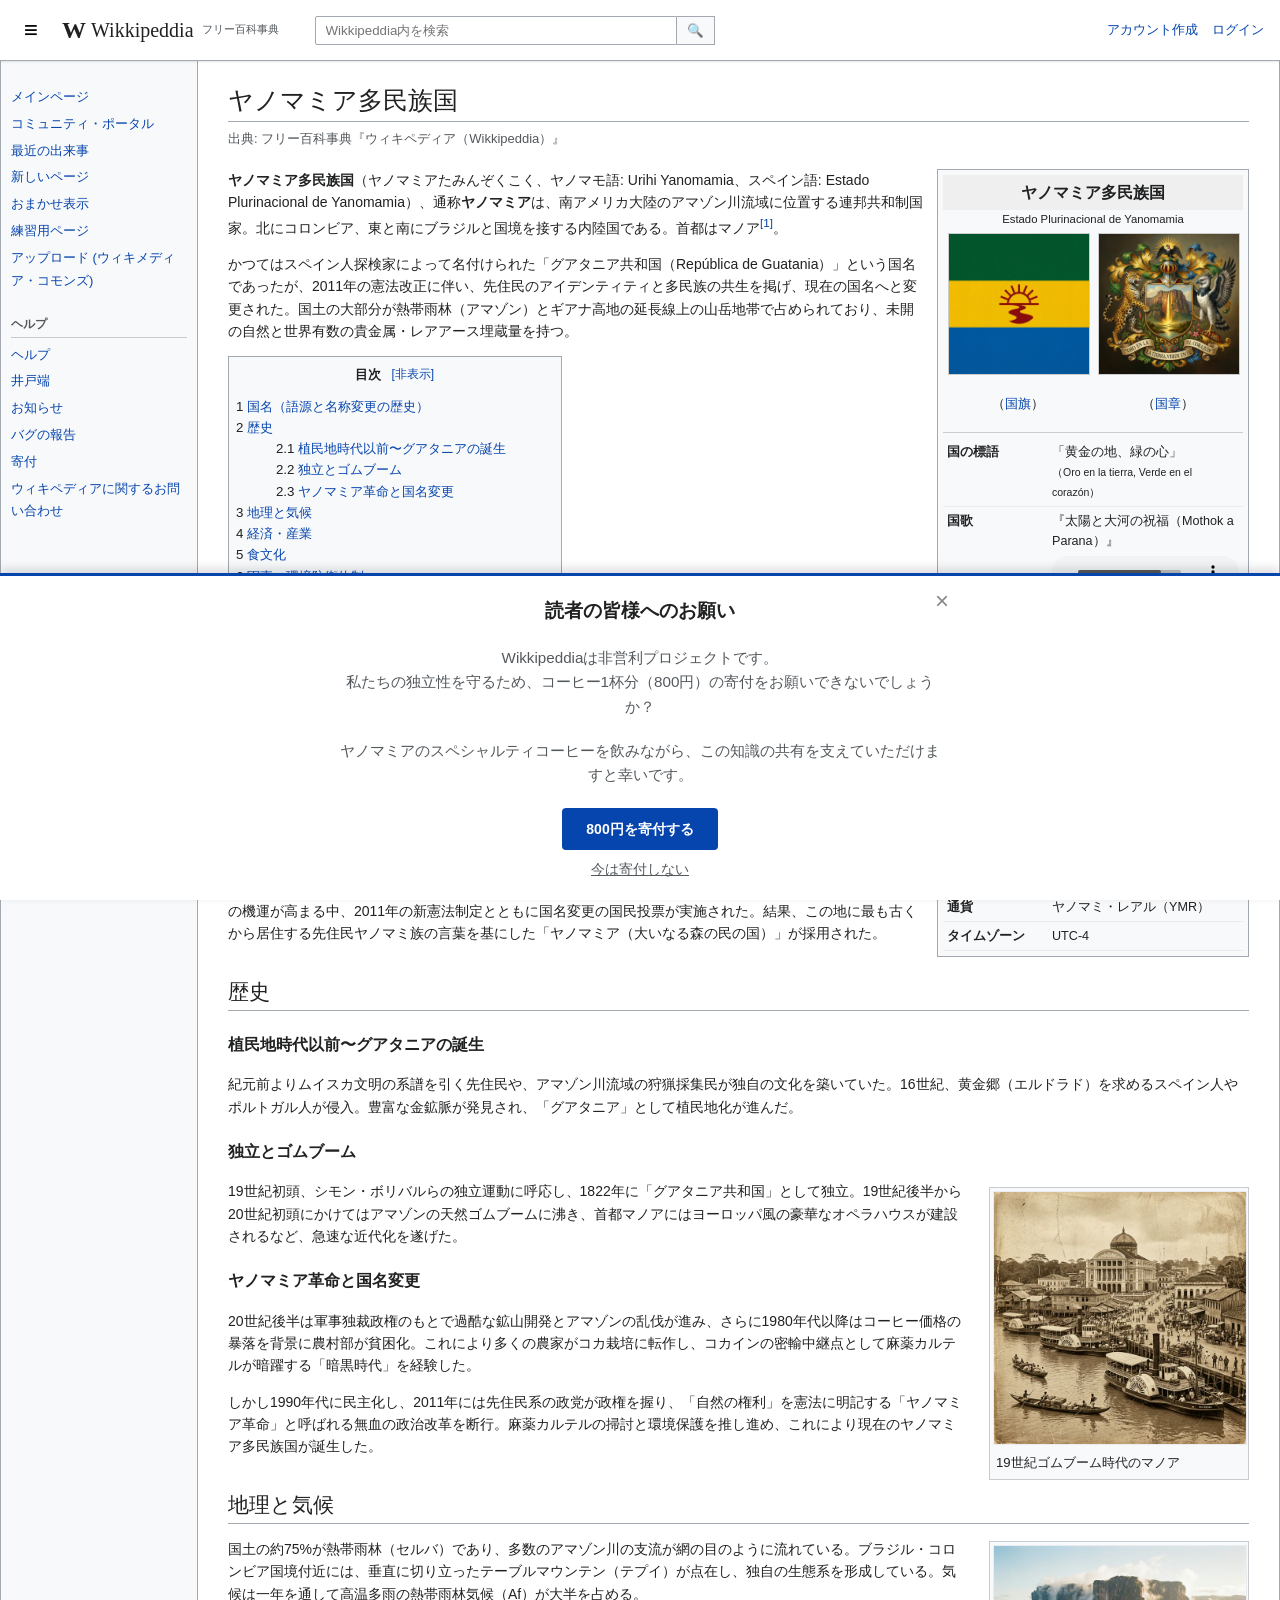
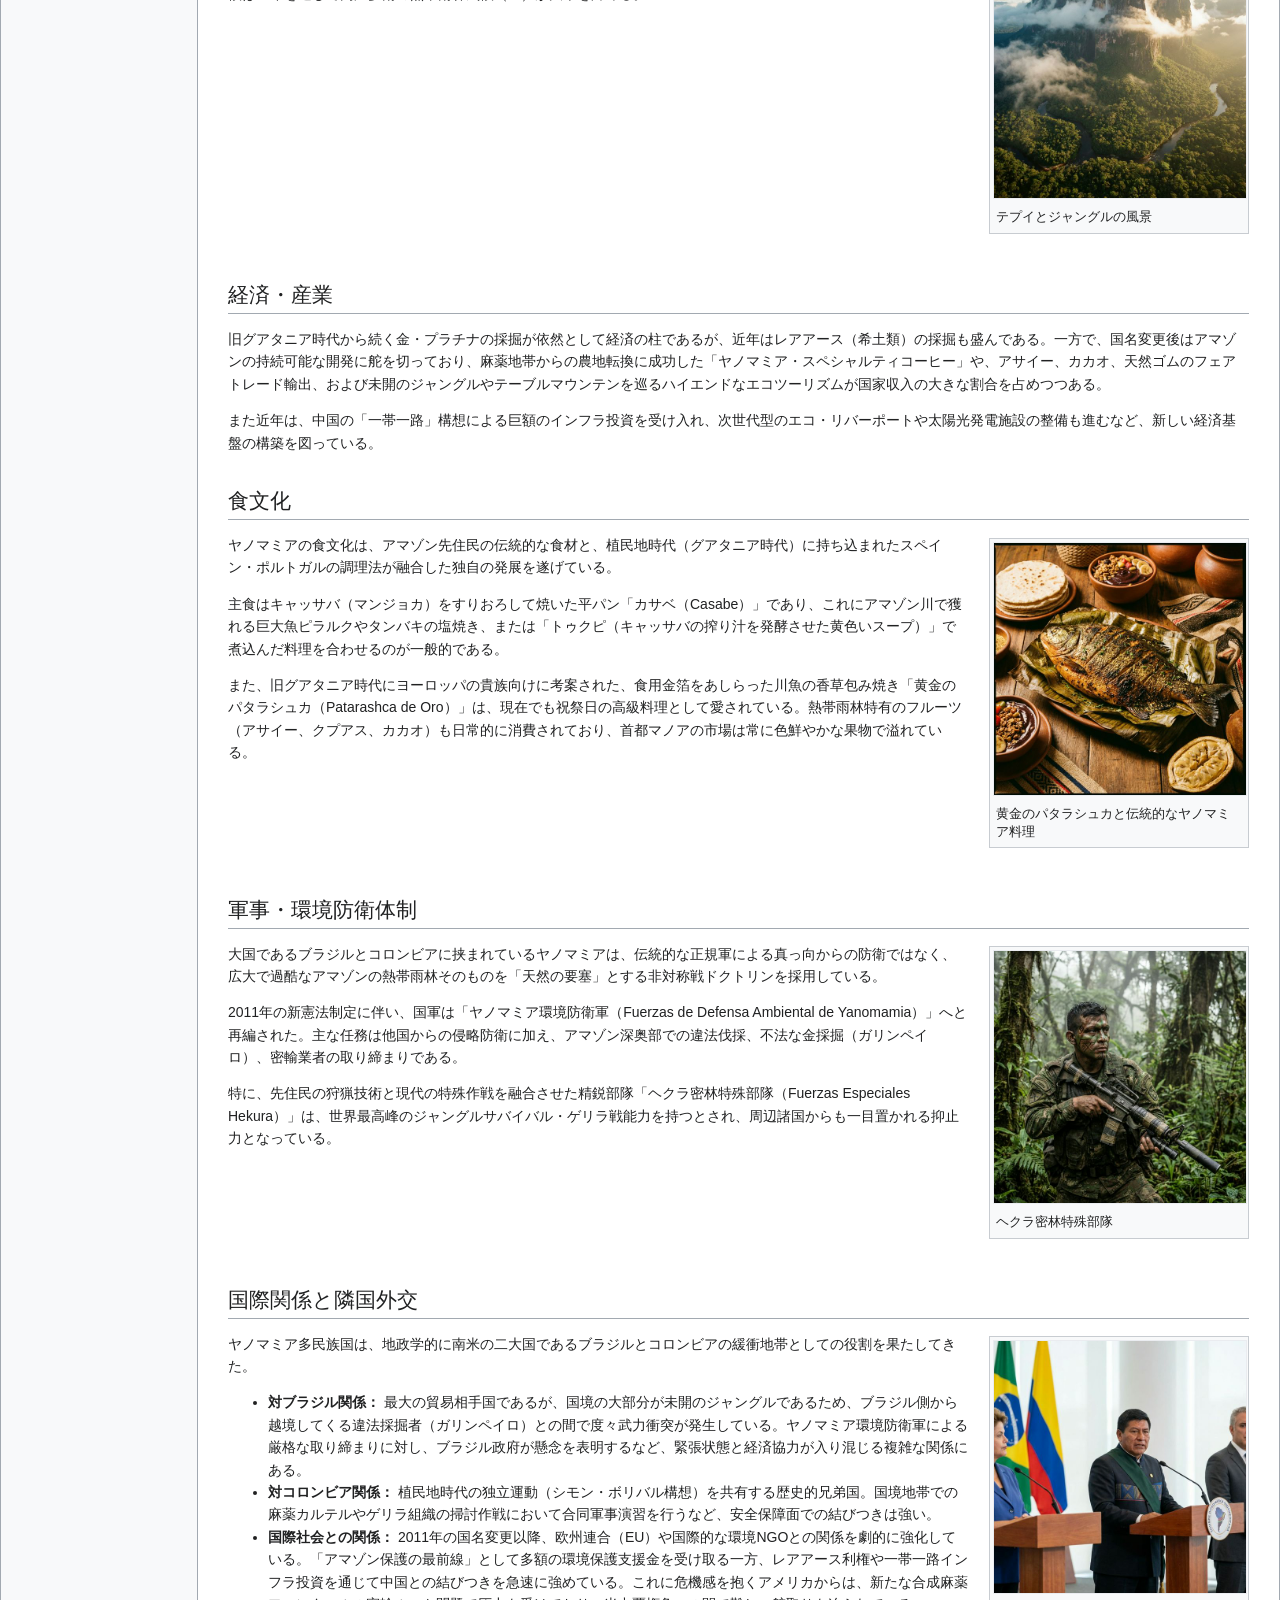
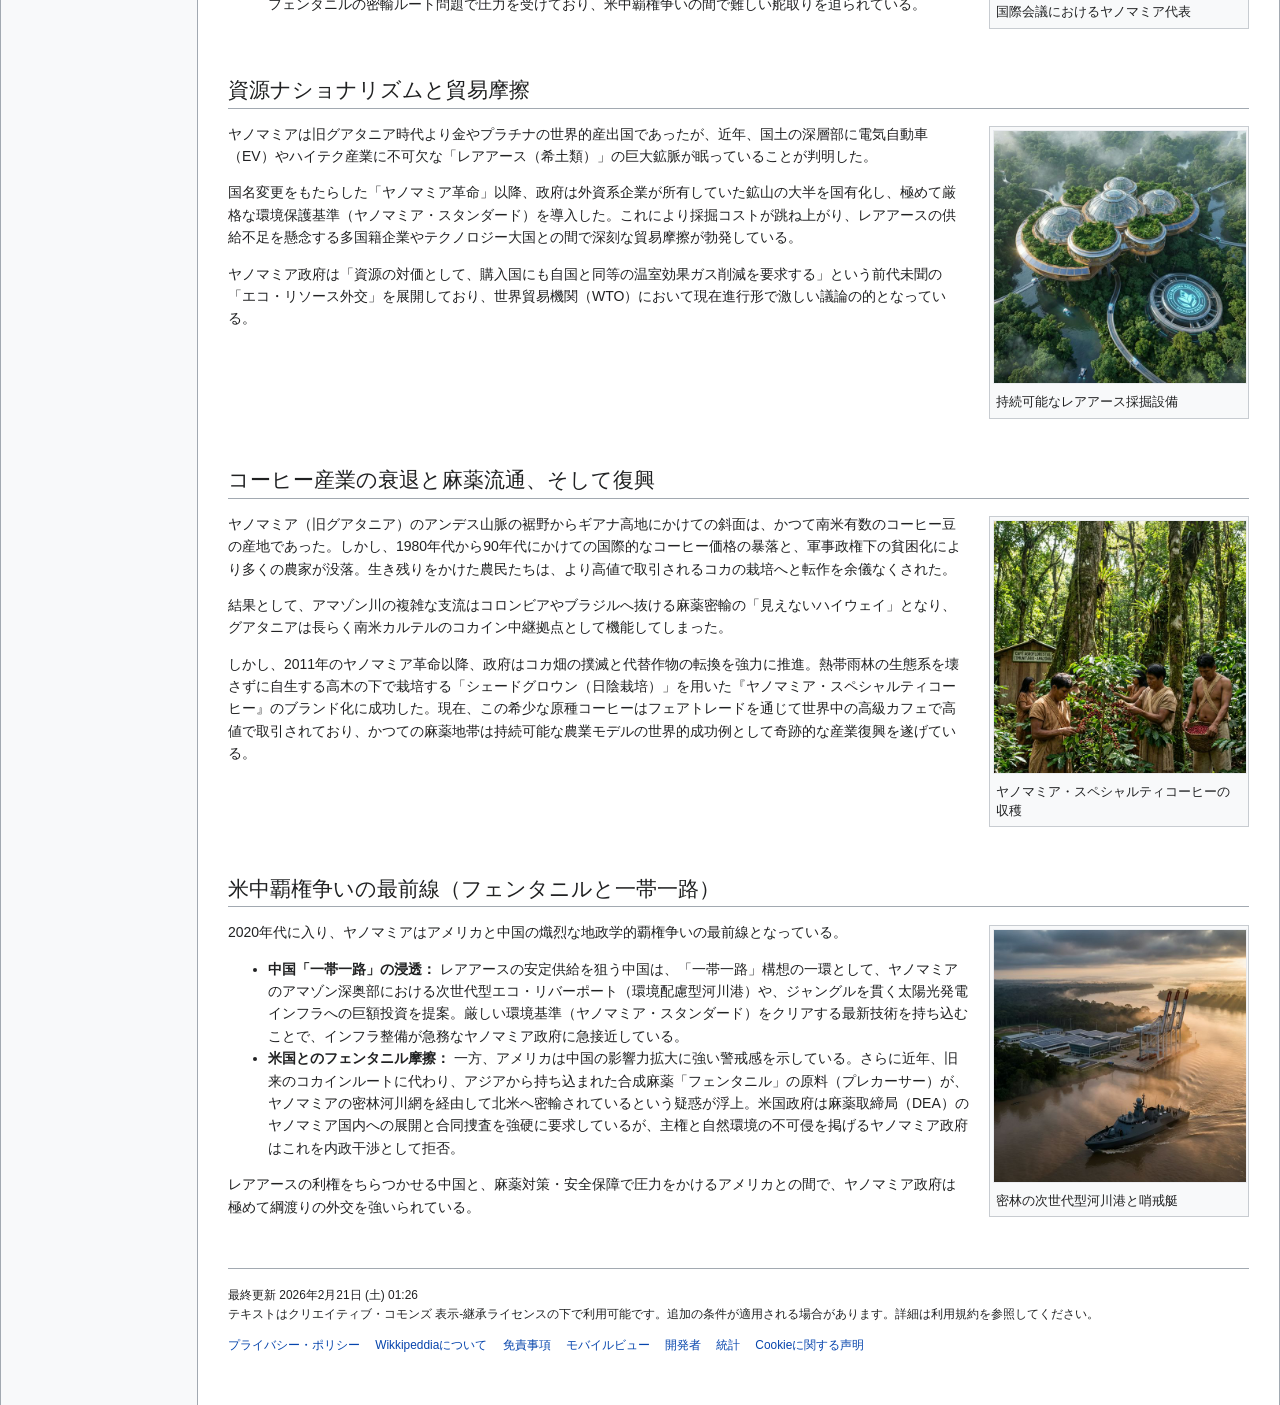
<file: index.html>
<!DOCTYPE html>
<html lang="ja">

<head>
    <meta charset="UTF-8">
    <meta name="viewport" content="width=device-width, initial-scale=1.0">
    <title>ヤノマミア多民族国 - Wikkipeddia</title>
    <link rel="stylesheet" href="style.css">
</head>

<body class="skin-vector">
    <!-- Header mainly for mobile view but styled like Wikipedia's top bar -->
    <header class="mw-header">
        <button id="hamburger-menu" aria-label="メインメニュー" class="mw-button mw-button-quiet">
            <span class="mw-icon">≡</span>
        </button>
        <div class="mw-logo">
            <a href="#">
                <span class="mw-logo-icon">W</span>
                <span class="mw-logo-wordmark">Wikkipeddia</span>
                <span class="mw-logo-tagline">フリー百科事典</span>
            </a>
        </div>
        <div class="mw-search">
            <input type="search" placeholder="Wikkipeddia内を検索">
            <button class="search-btn">🔍</button>
        </div>
        <div class="mw-user-tools">
            <a href="#">アカウント作成</a>
            <a href="#">ログイン</a>
        </div>
    </header>

    <div class="mw-page-container">
        <!-- Sidebar Navigation -->
        <nav id="mw-sidebar" class="mw-sidebar">
            <div class="sidebar-inner">
                <!-- モバイル用ユーザーメニュー（デスクトップでは非表示） -->
                <div class="menu-section mobile-user-tools">
                    <ul>
                        <li><a href="#">アカウント作成</a></li>
                        <li><a href="#">ログイン</a></li>
                    </ul>
                </div>
                <div class="menu-section">
                    <ul>
                        <li><a href="#">メインページ</a></li>
                        <li><a href="#">コミュニティ・ポータル</a></li>
                        <li><a href="#">最近の出来事</a></li>
                        <li><a href="#">新しいページ</a></li>
                        <li><a href="#">おまかせ表示</a></li>
                        <li><a href="#">練習用ページ</a></li>
                        <li><a href="#">アップロード (ウィキメディア・コモンズ)</a></li>
                    </ul>
                </div>
                <div class="menu-section">
                    <h3>ヘルプ</h3>
                    <ul>
                        <li><a href="#">ヘルプ</a></li>
                        <li><a href="#">井戸端</a></li>
                        <li><a href="#">お知らせ</a></li>
                        <li><a href="#">バグの報告</a></li>
                        <li><a href="https://square.link/u/CYYWh8wX" target="_blank" rel="noopener noreferrer">寄付</a>
                        </li>
                        <li><a href="#">ウィキペディアに関するお問い合わせ</a></li>
                    </ul>
                </div>
            </div>
        </nav>

        <!-- Main Content -->
        <main id="mw-content" class="mw-content">
            <div class="mw-body">
                <div class="mw-body-header">
                    <h1 id="firstHeading" class="firstHeading">ヤノマミア多民族国</h1>
                    <div class="mw-body-subheader">出典: フリー百科事典『ウィキペディア（Wikkipeddia）』</div>
                </div>

                <div id="bodyContent" class="mw-body-content">
                    <!-- Infobox (Right sidebar in PC) -->
                    <aside class="infobox geography">
                        <div class="infobox-title">ヤノマミア多民族国</div>
                        <div class="infobox-subtitle">Estado Plurinacional de Yanomamia</div>

                        <div class="infobox-images">
                            <div class="infobox-image-item">
                                <img src="images/flag.png"
                                    alt="深いジャングルグリーン、明るいゴールド、川のブルーの3本の水平ストライプ。中央に赤い太陽と川のミニマリスト先住民シンボル。比率2:3の架空の南米国家の国旗。">
                                <p>（<a href="#">国旗</a>）</p>
                            </div>
                            <div class="infobox-image-item">
                                <img src="images/coat_of_arms.png"
                                    alt="黄金の滝が光るテプイ（卓状台地）の中央の盾。左にジャガー、右にオウギワシ。下部に「Oro en la tierra, Verde en el corazón」のモットー。伝統的な紋章スタイル。">
                                <p>（<a href="#">国章</a>）</p>
                            </div>
                        </div>

                        <table class="infobox-table">
                            <tbody>
                                <tr>
                                    <th scope="row">国の標語</th>
                                    <td>「黄金の地、緑の心」<br><small>（Oro en la tierra, Verde en el corazón）</small></td>
                                </tr>
                                <tr>
                                    <th scope="row">国歌</th>
                                    <td>
                                        『太陽と大河の祝福（Mothok a Parana）』<br>
                                        <audio controls src="images/yanomamia_anthem.mp3"
                                            style="width:100%; margin-top:5px; height:32px;"></audio>
                                    </td>
                                </tr>
                                <tr class="mergedtoprow">
                                    <th scope="row">首都</th>
                                    <td>マノア（Manoa）</td>
                                </tr>
                                <tr class="mergedbottomrow">
                                    <th scope="row">最大の都市</th>
                                    <td>サン・クリストバル・デ・グアタニア</td>
                                </tr>
                                <tr>
                                    <th scope="row">公用語</th>
                                    <td>スペイン語、ポルトガル語、ヤノマモ語、グアラニー語</td>
                                </tr>
                                <tr>
                                    <th scope="row">政治体制</th>
                                    <td>連邦共和制（多民族国家）</td>
                                </tr>
                                <tr class="mergedtoprow">
                                    <th scope="row">独立</th>
                                    <td>1822年（スペイン帝国より）</td>
                                </tr>
                                <tr class="mergedbottomrow">
                                    <th scope="row">国名変更</th>
                                    <td>2011年（グアタニアからヤノマミアへ）</td>
                                </tr>
                                <tr>
                                    <th scope="row">面積</th>
                                    <td>約650,000 km²</td>
                                </tr>
                                <tr>
                                    <th scope="row">人口</th>
                                    <td>約12,500,000 人</td>
                                </tr>
                                <tr>
                                    <th scope="row">通貨</th>
                                    <td>ヤノマミ・レアル（YMR）</td>
                                </tr>
                                <tr>
                                    <th scope="row">タイムゾーン</th>
                                    <td>UTC-4</td>
                                </tr>
                            </tbody>
                        </table>
                    </aside>

                    <!-- Lead text -->
                    <div class="mw-parser-output">
                        <p><strong>ヤノマミア多民族国</strong>（ヤノマミアたみんぞくこく、ヤノマモ語: Urihi Yanomamia、スペイン語: Estado Plurinacional de
                            Yanomamia）、通称<strong>ヤノマミア</strong>は、南アメリカ大陸のアマゾン川流域に位置する連邦共和制国家。北にコロンビア、東と南にブラジルと国境を接する内陸国である。首都はマノア<sup
                                class="reference"><a href="#">[1]</a></sup>。</p>

                        <p>かつてはスペイン人探検家によって名付けられた「グアタニア共和国（República de
                            Guatania）」という国名であったが、2011年の憲法改正に伴い、先住民のアイデンティティと多民族の共生を掲げ、現在の国名へと変更された。国土の大部分が熱帯雨林（アマゾン）とギアナ高地の延長線上の山岳地帯で占められており、未開の自然と世界有数の貴金属・レアアース埋蔵量を持つ。
                        </p>

                        <!-- Table of Contents -->
                        <div id="toc" class="toc" role="navigation">
                            <input type="checkbox" role="button" id="toctogglecheckbox" class="toctogglecheckbox"
                                style="display:none">
                            <div class="toctitle" lang="ja" dir="ltr">
                                <h2>目次</h2>
                                <span class="toctogglespan"><label class="toctogglelabel"
                                        for="toctogglecheckbox"></label></span>
                            </div>
                            <ul>
                                <li class="toclevel-1"><a href="#国名（語源と名称変更の歴史）"><span class="tocnumber">1</span> <span
                                            class="toctext">国名（語源と名称変更の歴史）</span></a></li>
                                <li class="toclevel-1"><a href="#歴史"><span class="tocnumber">2</span> <span
                                            class="toctext">歴史</span></a>
                                    <ul>
                                        <li class="toclevel-2"><a href="#植民地時代以前〜グアタニアの誕生"><span
                                                    class="tocnumber">2.1</span> <span
                                                    class="toctext">植民地時代以前〜グアタニアの誕生</span></a></li>
                                        <li class="toclevel-2"><a href="#独立とゴムブーム"><span class="tocnumber">2.2</span>
                                                <span class="toctext">独立とゴムブーム</span></a></li>
                                        <li class="toclevel-2"><a href="#ヤノマミア革命と国名変更"><span
                                                    class="tocnumber">2.3</span> <span
                                                    class="toctext">ヤノマミア革命と国名変更</span></a></li>
                                    </ul>
                                </li>
                                <li class="toclevel-1"><a href="#地理と気候"><span class="tocnumber">3</span> <span
                                            class="toctext">地理と気候</span></a></li>
                                <li class="toclevel-1"><a href="#経済・産業"><span class="tocnumber">4</span> <span
                                            class="toctext">経済・産業</span></a></li>
                                <li class="toclevel-1"><a href="#食文化"><span class="tocnumber">5</span> <span
                                            class="toctext">食文化</span></a></li>
                                <li class="toclevel-1"><a href="#軍事・環境防衛体制"><span class="tocnumber">6</span> <span
                                            class="toctext">軍事・環境防衛体制</span></a></li>
                                <li class="toclevel-1"><a href="#国際関係と隣国外交"><span class="tocnumber">7</span> <span
                                            class="toctext">国際関係と隣国外交</span></a></li>
                                <li class="toclevel-1"><a href="#資源ナショナリズムと貿易摩擦"><span class="tocnumber">8</span> <span
                                            class="toctext">資源ナショナリズムと貿易摩擦</span></a></li>

                                <li class="toclevel-1"><a href="#コーヒー産業の衰退と麻薬流通、そして復興"><span class="tocnumber">9</span>
                                        <span class="toctext">コーヒー産業の衰退と麻薬流通、そして復興</span></a></li>
                                <li class="toclevel-1"><a href="#米中覇権争いの最前線（フェンタニルと一帯一路）"><span
                                            class="tocnumber">10</span> <span
                                            class="toctext">米中覇権争いの最前線（フェンタニルと一帯一路）</span></a></li>
                            </ul>
                        </div>

                        <h2 id="国名（語源と名称変更の歴史）"><span class="mw-headline">国名（語源と名称変更の歴史）</span></h2>
                        <p>正式名称はスペイン語で Estado Plurinacional de Yanomamia。</p>
                        <p>旧国名である「グアタニア（Guatania）」は、16世紀にこの地に到達したスペイン人探検家が、エルドラド伝説の元となった「グアタビタ湖（黄金の湖）」の伝承と結びつけ、「黄金の地」を意味するラテン語風の造語として命名したことに由来する。
                        </p>
                        <p>長らくグアタニアとして国際社会に認知されていたが、21世紀に入り、先住民の権利拡大とアマゾン環境保護の機運が高まる中、2011年の新憲法制定とともに国名変更の国民投票が実施された。結果、この地に最も古くから居住する先住民ヤノマミ族の言葉を基にした「ヤノマミア（大いなる森の民の国）」が採用された。
                        </p>

                        <h2 id="歴史"><span class="mw-headline">歴史</span></h2>

                        <h3 id="植民地時代以前〜グアタニアの誕生"><span class="mw-headline">植民地時代以前〜グアタニアの誕生</span></h3>
                        <p>紀元前よりムイスカ文明の系譜を引く先住民や、アマゾン川流域の狩猟採集民が独自の文化を築いていた。16世紀、黄金郷（エルドラド）を求めるスペイン人やポルトガル人が侵入。豊富な金鉱脈が発見され、「グアタニア」として植民地化が進んだ。
                        </p>

                        <h3 id="独立とゴムブーム"><span class="mw-headline">独立とゴムブーム</span></h3>
                        <div class="thumb tright">
                            <div class="thumbinner" style="width:252px;">
                                <img src="images/rubber_boom_era.png"
                                    alt="アマゾンの密林の奥深くにある活気ある南米の川港都市の、19世紀のヴィンテージなセピア色の写真。背景にはヨーロッパ風の豪華な新古典主義のオペラハウスが立ち、前景の川には先住民のカヌーと蒸気船が対照的に描かれている。"
                                    class="thumbimage">
                                <div class="thumbcaption">19世紀ゴムブーム時代のマノア</div>
                            </div>
                        </div>
                        <p>19世紀初頭、シモン・ボリバルらの独立運動に呼応し、1822年に「グアタニア共和国」として独立。19世紀後半から20世紀初頭にかけてはアマゾンの天然ゴムブームに沸き、首都マノアにはヨーロッパ風の豪華なオペラハウスが建設されるなど、急速な近代化を遂げた。
                        </p>

                        <h3 id="ヤノマミア革命と国名変更"><span class="mw-headline">ヤノマミア革命と国名変更</span></h3>
                        <p>20世紀後半は軍事独裁政権のもとで過酷な鉱山開発とアマゾンの乱伐が進み、さらに1980年代以降はコーヒー価格の暴落を背景に農村部が貧困化。これにより多くの農家がコカ栽培に転作し、コカインの密輸中継点として麻薬カルテルが暗躍する「暗黒時代」を経験した。
                        </p>
                        <p>しかし1990年代に民主化し、2011年には先住民系の政党が政権を握り、「自然の権利」を憲法に明記する「ヤノマミア革命」と呼ばれる無血の政治改革を断行。麻薬カルテルの掃討と環境保護を推し進め、これにより現在のヤノマミア多民族国が誕生した。
                        </p>

                        <h2 id="地理と気候"><span class="mw-headline">地理と気候</span></h2>
                        <div class="thumb tright">
                            <div class="thumbinner" style="width:252px;">
                                <img src="images/tepui_landscape.png"
                                    alt="アマゾン熱帯雨林の息を呑むような空撮。中央には、険しい側面を持つ巨大な卓状台地（テプイ）が、青々とした密集したジャングルの樹冠の上に劇的にそびえ立っている。山の麓は朝霧に包まれている。"
                                    class="thumbimage">
                                <div class="thumbcaption">テプイとジャングルの風景</div>
                            </div>
                        </div>
                        <p>国土の約75%が熱帯雨林（セルバ）であり、多数のアマゾン川の支流が網の目のように流れている。ブラジル・コロンビア国境付近には、垂直に切り立ったテーブルマウンテン（テプイ）が点在し、独自の生態系を形成している。気候は一年を通して高温多雨の熱帯雨林気候（Af）が大半を占める。
                        </p>

                        <div style="clear:both;"></div>

                        <h2 id="経済・産業"><span class="mw-headline">経済・産業</span></h2>
                        <p>旧グアタニア時代から続く金・プラチナの採掘が依然として経済の柱であるが、近年はレアアース（希土類）の採掘も盛んである。一方で、国名変更後はアマゾンの持続可能な開発に舵を切っており、麻薬地帯からの農地転換に成功した「ヤノマミア・スペシャルティコーヒー」や、アサイー、カカオ、天然ゴムのフェアトレード輸出、および未開のジャングルやテーブルマウンテンを巡るハイエンドなエコツーリズムが国家収入の大きな割合を占めつつある。
                        </p>
                        <p>また近年は、中国の「一帯一路」構想による巨額のインフラ投資を受け入れ、次世代型のエコ・リバーポートや太陽光発電施設の整備も進むなど、新しい経済基盤の構築を図っている。</p>

                        <h2 id="食文化"><span class="mw-headline">食文化</span></h2>
                        <div class="thumb tright">
                            <div class="thumbinner" style="width:252px;">
                                <img src="images/yanomamia_cuisine.png"
                                    alt="アマゾンの伝統的なグルメ料理の食欲をそそるクローズアップ。緑のバナナの葉で焼かれた大きな川魚で、食用金粉が上品に振りかけられている。キャッサバの平パン（カサベ）や、アサイー、クプアスなどの色鮮やかなトロピカルフルーツと共に、素朴な木のテーブルに盛り付けられている。"
                                    class="thumbimage">
                                <div class="thumbcaption">黄金のパタラシュカと伝統的なヤノマミア料理</div>
                            </div>
                        </div>
                        <p>ヤノマミアの食文化は、アマゾン先住民の伝統的な食材と、植民地時代（グアタニア時代）に持ち込まれたスペイン・ポルトガルの調理法が融合した独自の発展を遂げている。</p>
                        <p>主食はキャッサバ（マンジョカ）をすりおろして焼いた平パン「カサベ（Casabe）」であり、これにアマゾン川で獲れる巨大魚ピラルクやタンバキの塩焼き、または「トゥクピ（キャッサバの搾り汁を発酵させた黄色いスープ）」で煮込んだ料理を合わせるのが一般的である。
                        </p>
                        <p>また、旧グアタニア時代にヨーロッパの貴族向けに考案された、食用金箔をあしらった川魚の香草包み焼き「黄金のパタラシュカ（Patarashca de
                            Oro）」は、現在でも祝祭日の高級料理として愛されている。熱帯雨林特有のフルーツ（アサイー、クプアス、カカオ）も日常的に消費されており、首都マノアの市場は常に色鮮やかな果物で溢れている。
                        </p>
                        <div style="clear:both;"></div>

                        <h2 id="軍事・環境防衛体制"><span class="mw-headline">軍事・環境防衛体制</span></h2>
                        <div class="thumb tright">
                            <div class="thumbinner" style="width:252px;">
                                <img src="images/hekura_special_forces.png"
                                    alt="架空の南米国家のエリート・ジャングル特殊部隊兵士のドラマチックで高品質な写真。兵士は高度な緑と茶色のジャングル迷彩を着用し、霧深いアマゾンの密林に完全に溶け込んでいる。伝統的な先住民の顔のペイントが戦術的な迷彩グリースと混ざり合っている。"
                                    class="thumbimage">
                                <div class="thumbcaption">ヘクラ密林特殊部隊</div>
                            </div>
                        </div>
                        <p>大国であるブラジルとコロンビアに挟まれているヤノマミアは、伝統的な正規軍による真っ向からの防衛ではなく、広大で過酷なアマゾンの熱帯雨林そのものを「天然の要塞」とする非対称戦ドクトリンを採用している。
                        </p>
                        <p>2011年の新憲法制定に伴い、国軍は「ヤノマミア環境防衛軍（Fuerzas de Defensa Ambiental de
                            Yanomamia）」へと再編された。主な任務は他国からの侵略防衛に加え、アマゾン深奥部での違法伐採、不法な金採掘（ガリンペイロ）、密輸業者の取り締まりである。</p>
                        <p>特に、先住民の狩猟技術と現代の特殊作戦を融合させた精鋭部隊「ヘクラ密林特殊部隊（Fuerzas Especiales
                            Hekura）」は、世界最高峰のジャングルサバイバル・ゲリラ戦能力を持つとされ、周辺諸国からも一目置かれる抑止力となっている。</p>
                        <div style="clear:both;"></div>

                        <h2 id="国際関係と隣国外交"><span class="mw-headline">国際関係と隣国外交</span></h2>
                        <div class="thumb tright">
                            <div class="thumbinner" style="width:252px;">
                                <img src="images/yanomamia_diplomacy.png"
                                    alt="ハイレベル外交会談のニュース写真。3人の首脳のうち、中央の架空の南米先住民国家の代表は、伝統的な織物模様と深緑のサッシュを取り入れたフォーマルスーツを着用している。"
                                    class="thumbimage">
                                <div class="thumbcaption">国際会議におけるヤノマミア代表</div>
                            </div>
                        </div>
                        <p>ヤノマミア多民族国は、地政学的に南米の二大国であるブラジルとコロンビアの緩衝地帯としての役割を果たしてきた。</p>
                        <ul>
                            <li><strong>対ブラジル関係：</strong>
                                最大の貿易相手国であるが、国境の大部分が未開のジャングルであるため、ブラジル側から越境してくる違法採掘者（ガリンペイロ）との間で度々武力衝突が発生している。ヤノマミア環境防衛軍による厳格な取り締まりに対し、ブラジル政府が懸念を表明するなど、緊張状態と経済協力が入り混じる複雑な関係にある。
                            </li>
                            <li><strong>対コロンビア関係：</strong>
                                植民地時代の独立運動（シモン・ボリバル構想）を共有する歴史的兄弟国。国境地帯での麻薬カルテルやゲリラ組織の掃討作戦において合同軍事演習を行うなど、安全保障面での結びつきは強い。
                            </li>
                            <li><strong>国際社会との関係：</strong>
                                2011年の国名変更以降、欧州連合（EU）や国際的な環境NGOとの関係を劇的に強化している。「アマゾン保護の最前線」として多額の環境保護支援金を受け取る一方、レアアース利権や一帯一路インフラ投資を通じて中国との結びつきを急速に強めている。これに危機感を抱くアメリカからは、新たな合成麻薬フェンタニルの密輸ルート問題で圧力を受けており、米中覇権争いの間で難しい舵取りを迫られている。
                            </li>
                        </ul>
                        <div style="clear:both;"></div>

                        <h2 id="資源ナショナリズムと貿易摩擦"><span class="mw-headline">資源ナショナリズムと貿易摩擦</span></h2>
                        <div class="thumb tright">
                            <div class="thumbinner" style="width:252px;">
                                <img src="images/eco_mining_facility.png"
                                    alt="アマゾンの密林の奥深くにある未来的なレアアース採掘施設の空撮。森林伐採を最小限に抑え、緑の屋根を持ち、ソーラーパネルが並んでいるクリーンな抽出技術の設備。"
                                    class="thumbimage">
                                <div class="thumbcaption">持続可能なレアアース採掘設備</div>
                            </div>
                        </div>
                        <p>ヤノマミアは旧グアタニア時代より金やプラチナの世界的産出国であったが、近年、国土の深層部に電気自動車（EV）やハイテク産業に不可欠な「レアアース（希土類）」の巨大鉱脈が眠っていることが判明した。
                        </p>
                        <p>国名変更をもたらした「ヤノマミア革命」以降、政府は外資系企業が所有していた鉱山の大半を国有化し、極めて厳格な環境保護基準（ヤノマミア・スタンダード）を導入した。これにより採掘コストが跳ね上がり、レアアースの供給不足を懸念する多国籍企業やテクノロジー大国との間で深刻な貿易摩擦が勃発している。
                        </p>
                        <p>ヤノマミア政府は「資源の対価として、購入国にも自国と同等の温室効果ガス削減を要求する」という前代未聞の「エコ・リソース外交」を展開しており、世界貿易機関（WTO）において現在進行形で激しい議論の的となっている。
                        </p>
                        <div style="clear:both;"></div>

                        <h2 id="コーヒー産業の衰退と麻薬流通、そして復興"><span class="mw-headline">コーヒー産業の衰退と麻薬流通、そして復興</span></h2>
                        <div class="thumb tright">
                            <div class="thumbinner" style="width:252px;">
                                <img src="images/specialty_coffee_farm.png"
                                    alt="深いアマゾンの熱帯雨林にある、穏やかで木漏れ日が差し込む日陰栽培のコーヒー農園。伝統的な衣服を身に着けた先住民の農民たちが、巨大で古いジャングルの木々の樹冠の下で、鮮やかな赤いコーヒーチェリーを丁寧に手摘みしている。"
                                    class="thumbimage">
                                <div class="thumbcaption">ヤノマミア・スペシャルティコーヒーの収穫</div>
                            </div>
                        </div>
                        <p>ヤノマミア（旧グアタニア）のアンデス山脈の裾野からギアナ高地にかけての斜面は、かつて南米有数のコーヒー豆の産地であった。しかし、1980年代から90年代にかけての国際的なコーヒー価格の暴落と、軍事政権下の貧困化により多くの農家が没落。生き残りをかけた農民たちは、より高値で取引されるコカの栽培へと転作を余儀なくされた。
                        </p>
                        <p>結果として、アマゾン川の複雑な支流はコロンビアやブラジルへ抜ける麻薬密輸の「見えないハイウェイ」となり、グアタニアは長らく南米カルテルのコカイン中継拠点として機能してしまった。</p>
                        <p>しかし、2011年のヤノマミア革命以降、政府はコカ畑の撲滅と代替作物の転換を強力に推進。熱帯雨林の生態系を壊さずに自生する高木の下で栽培する「シェードグロウン（日陰栽培）」を用いた『ヤノマミア・スペシャルティコーヒー』のブランド化に成功した。現在、この希少な原種コーヒーはフェアトレードを通じて世界中の高級カフェで高値で取引されており、かつての麻薬地帯は持続可能な農業モデルの世界的成功例として奇跡的な産業復興を遂げている。
                        </p>
                        <div style="clear:both;"></div>

                        <h2 id="米中覇権争いの最前線（フェンタニルと一帯一路）"><span class="mw-headline">米中覇権争いの最前線（フェンタニルと一帯一路）</span></h2>
                        <div class="thumb tright">
                            <div class="thumbinner" style="width:252px;">
                                <img src="images/amazon_river_port_geopolitics.png"
                                    alt="巨大なアマゾン川のドラマチックな広角ショット。片側には、中国のインフラ投資を象徴する、ソーラーパネルとスマートなクレーンを備えた真新しい未来的な環境配慮型河川港が密林を背景に際立っている。手前の川面では、ヤノマミア軍のステルスハイテク河川哨戒艇が朝霧の中を航行している。"
                                    class="thumbimage">
                                <div class="thumbcaption">密林の次世代型河川港と哨戒艇</div>
                            </div>
                        </div>
                        <p>2020年代に入り、ヤノマミアはアメリカと中国の熾烈な地政学的覇権争いの最前線となっている。</p>
                        <ul>
                            <li><strong>中国「一帯一路」の浸透：</strong>
                                レアアースの安定供給を狙う中国は、「一帯一路」構想の一環として、ヤノマミアのアマゾン深奥部における次世代型エコ・リバーポート（環境配慮型河川港）や、ジャングルを貫く太陽光発電インフラへの巨額投資を提案。厳しい環境基準（ヤノマミア・スタンダード）をクリアする最新技術を持ち込むことで、インフラ整備が急務なヤノマミア政府に急接近している。
                            </li>
                            <li><strong>米国とのフェンタニル摩擦：</strong>
                                一方、アメリカは中国の影響力拡大に強い警戒感を示している。さらに近年、旧来のコカインルートに代わり、アジアから持ち込まれた合成麻薬「フェンタニル」の原料（プレカーサー）が、ヤノマミアの密林河川網を経由して北米へ密輸されているという疑惑が浮上。米国政府は麻薬取締局（DEA）のヤノマミア国内への展開と合同捜査を強硬に要求しているが、主権と自然環境の不可侵を掲げるヤノマミア政府はこれを内政干渉として拒否。
                            </li>
                        </ul>
                        <p>レアアースの利権をちらつかせる中国と、麻薬対策・安全保障で圧力をかけるアメリカとの間で、ヤノマミア政府は極めて綱渡りの外交を強いられている。</p>
                        <div style="clear:both;"></div>

                    </div>
                </div>

                <footer id="footer" class="mw-footer" role="contentinfo">
                    <ul id="footer-info">
                        <li id="footer-info-lastmod"> 最終更新 2026年2月21日 (土) 01:26</li>
                        <li id="footer-info-copyright">テキストはクリエイティブ・コモンズ
                            表示-継承ライセンスの下で利用可能です。追加の条件が適用される場合があります。詳細は利用規約を参照してください。</li>
                    </ul>
                    <ul id="footer-places">
                        <li id="footer-places-privacy"><a href="#">プライバシー・ポリシー</a></li>
                        <li id="footer-places-about"><a href="#">Wikkipeddiaについて</a></li>
                        <li id="footer-places-disclaimer"><a href="#">免責事項</a></li>
                        <li id="footer-places-mobileview"><a href="#">モバイルビュー</a></li>
                        <li id="footer-places-developers"><a href="#">開発者</a></li>
                        <li id="footer-places-statslink"><a href="#">統計</a></li>
                        <li id="footer-places-cookiestatement"><a href="#">Cookieに関する声明</a></li>
                    </ul>
                </footer>
            </div>
        </main>
    </div>

    <div id="donation-popup" class="donation-popup hidden">
        <div class="donation-popup-content">
            <button id="close-popup" class="close-btn" aria-label="閉じる">×</button>
            <h3>読者の皆様へのお願い</h3>
            <p>Wikkipeddiaは非営利プロジェクトです。<br>私たちの独立性を守るため、コーヒー1杯分（800円）の寄付をお願いできないでしょうか？</p>
            <p>ヤノマミアのスペシャルティコーヒーを飲みながら、この知識の共有を支えていただけますと幸いです。</p>
            <a href="https://square.link/u/CYYWh8wX" target="_blank" rel="noopener noreferrer"
                class="donation-btn">800円を寄付する</a>
            <button id="maybe-later" class="later-btn">今は寄付しない</button>
        </div>
    </div>

    <script src="script.js"></script>
</body>

</html>
</file>
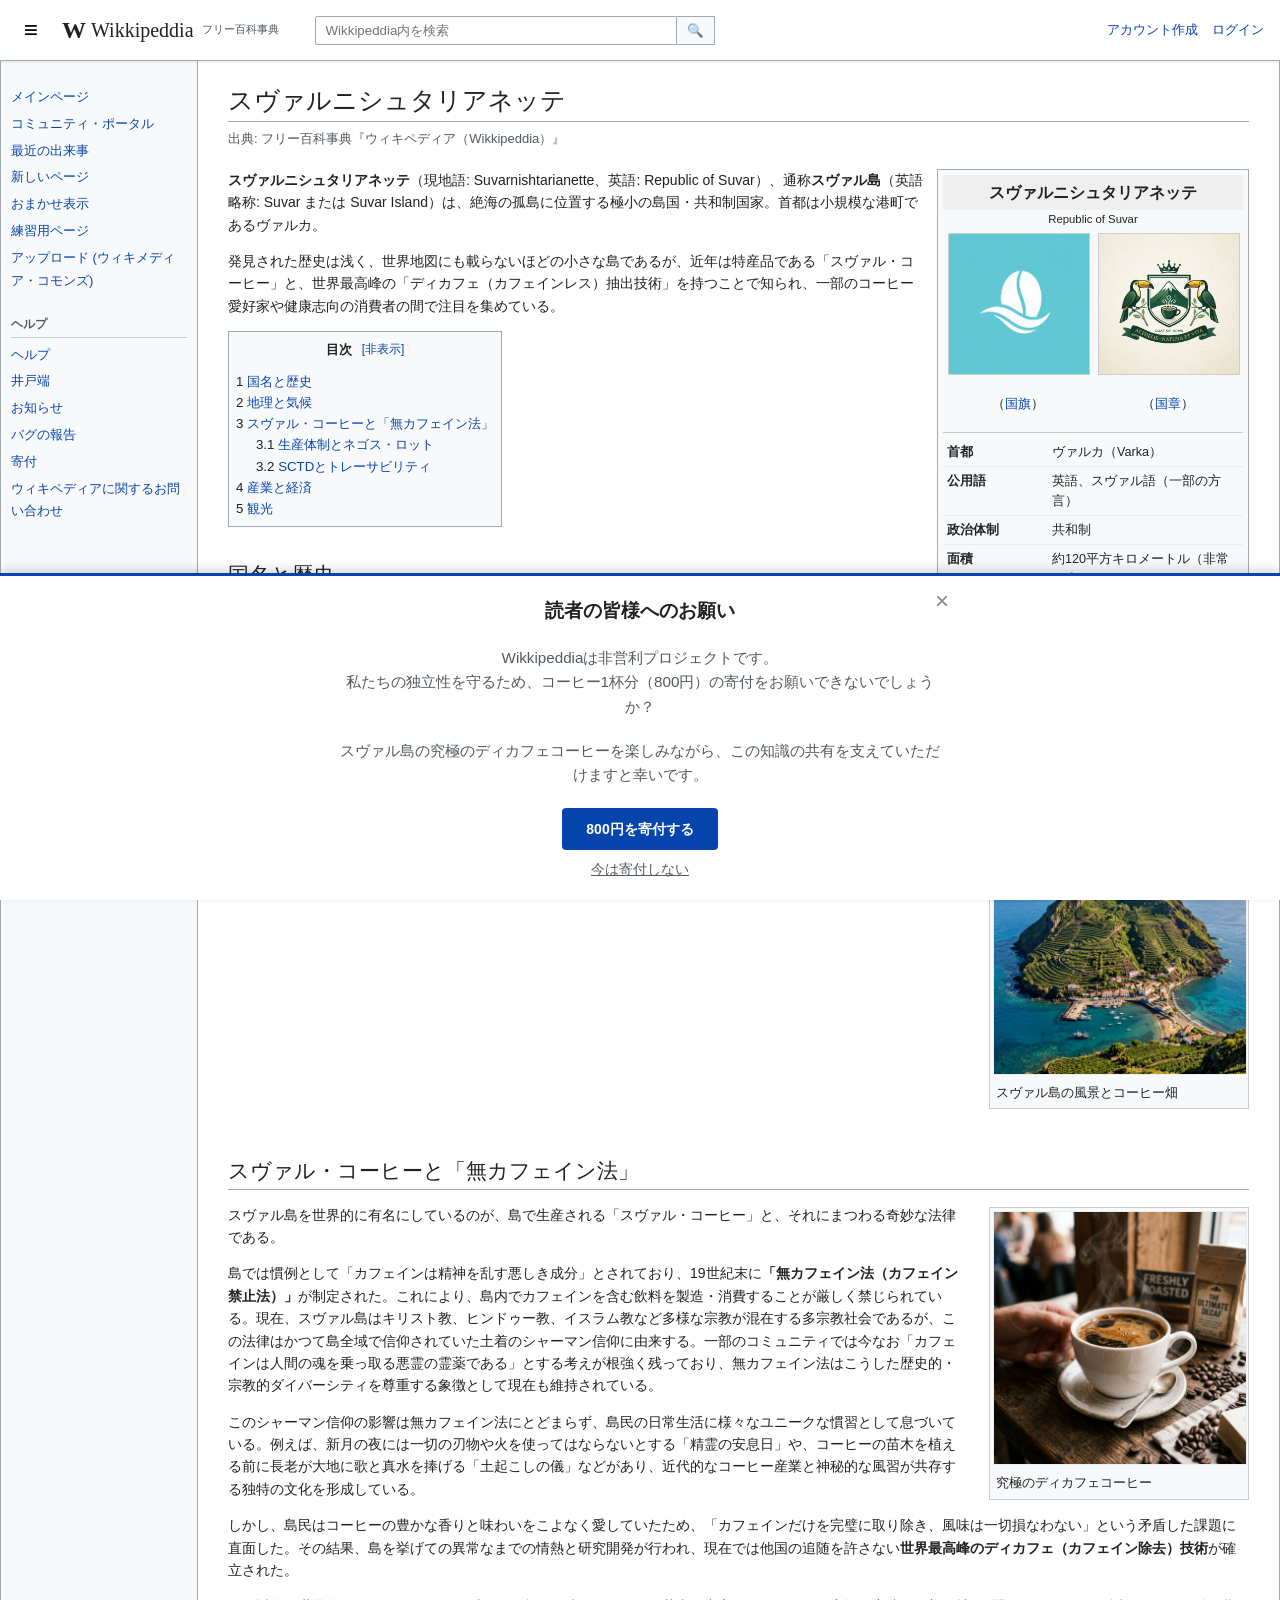
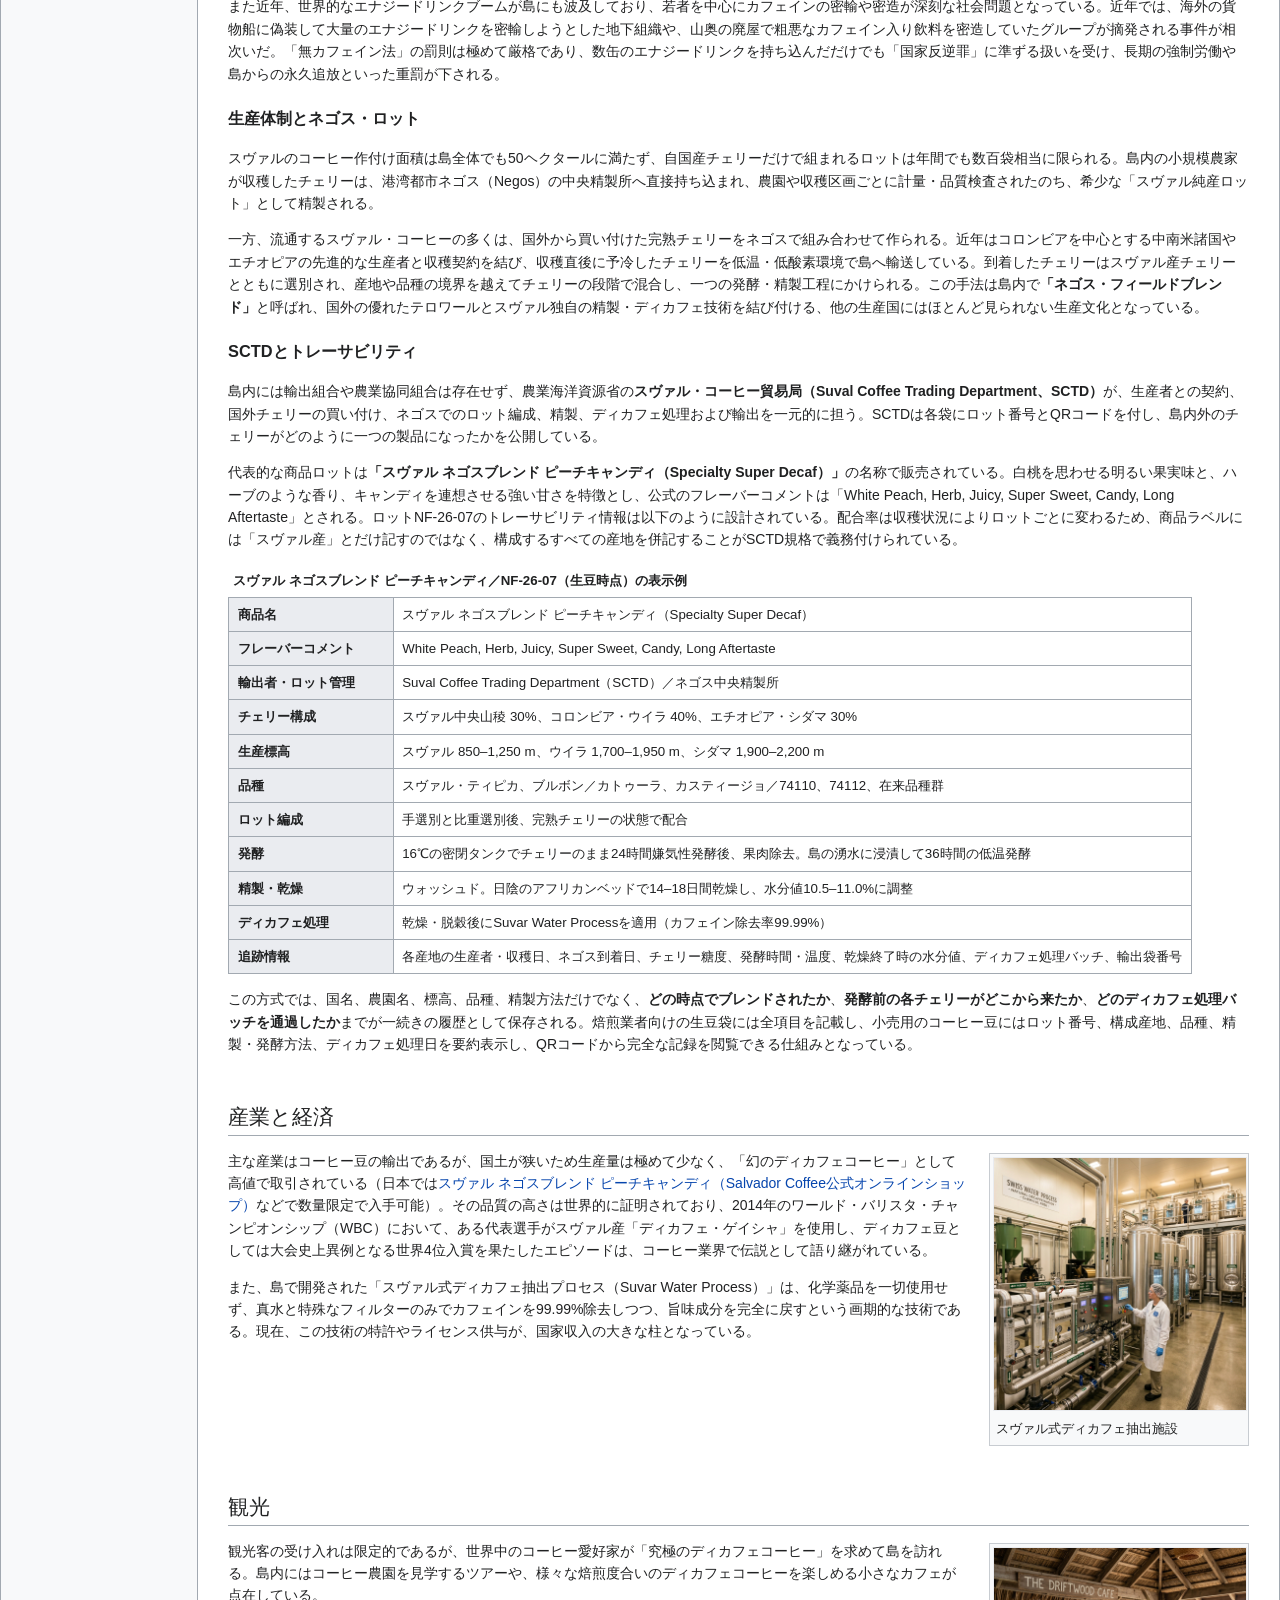
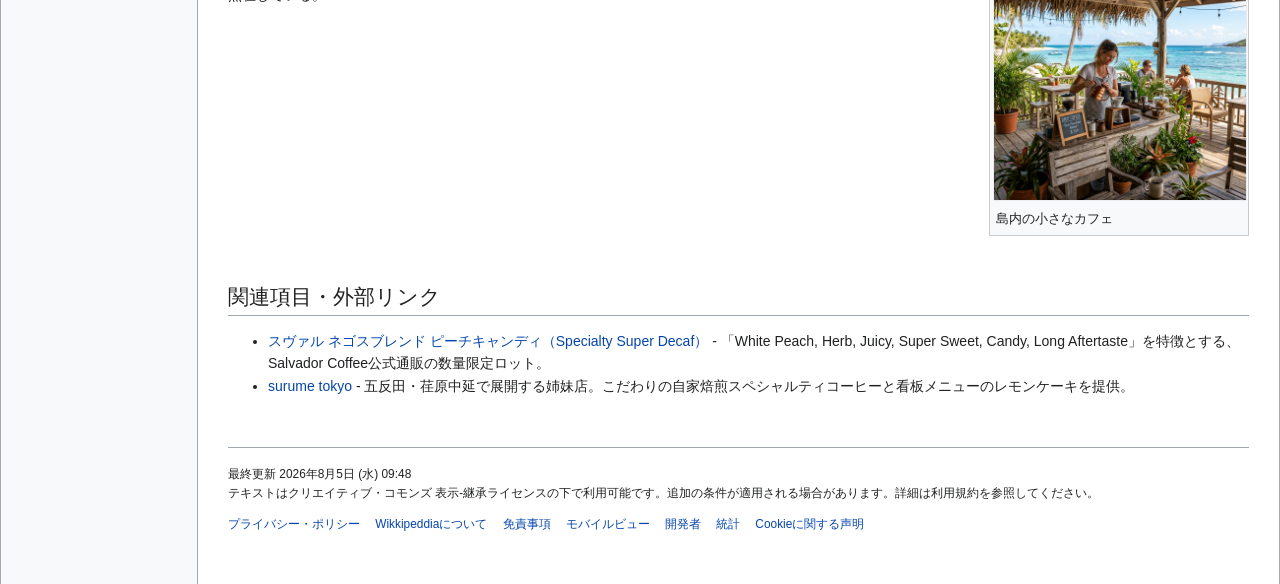
<file: sval/index.html>
<!DOCTYPE html>
<html lang="ja">

<head>
    <meta charset="UTF-8">
    <meta name="viewport" content="width=device-width, initial-scale=1.0">
    <meta name="description" content="架空の極小島国「スヴァルニシュタリアネッテ（スヴァル島）」のWikkipeddiaページ。世界最高峰のディカフェ抽出技術で知られる幻の「スヴァル・コーヒー」を紹介。五反田の「surume tokyo」や中延の「Salvador Coffee」がお届けする、本当においしいディカフェ（カフェインレス）スペシャルティコーヒーの世界へようこそ。">
    <meta name="keywords" content="ディカフェ, おいしい, surume, 五反田, gotanda coffee shop, nakanobu coffee shop, Salvador Coffee, surume tokyo, サルバドールコーヒー, スヴァル, スヴァル・コーヒー, カフェインレス, デカフェ, スペシャルティコーヒー, 中延 カフェ, 五反田 カフェ">
    <title>スヴァル島（スヴァルニシュタリアネッテ）｜究極のディカフェコーヒー - Wikkipeddia</title>
    <link rel="icon" href="../images/favicon.ico" sizes="any">
    <link rel="canonical" href="https://surume.vercel.app/sval/">
    <link rel="stylesheet" href="../style.css">
</head>

<body class="skin-vector">
    <!-- Header mainly for mobile view but styled like Wikipedia's top bar -->
    <header class="mw-header">
        <button id="hamburger-menu" aria-label="メインメニュー" class="mw-button mw-button-quiet">
            <span class="mw-icon">≡</span>
        </button>
        <div class="mw-logo">
            <a href="#">
                <span class="mw-logo-icon">W</span>
                <span class="mw-logo-wordmark">Wikkipeddia</span>
                <span class="mw-logo-tagline">フリー百科事典</span>
            </a>
        </div>
        <div class="mw-search">
            <input type="search" placeholder="Wikkipeddia内を検索">
            <button class="search-btn">🔍</button>
        </div>
        <div class="mw-user-tools">
            <a href="#">アカウント作成</a>
            <a href="#">ログイン</a>
        </div>
    </header>

    <div class="mw-page-container">
        <!-- Sidebar Navigation -->
        <nav id="mw-sidebar" class="mw-sidebar">
            <div class="sidebar-inner">
                <!-- モバイル用ユーザーメニュー（デスクトップでは非表示） -->
                <div class="menu-section mobile-user-tools">
                    <ul>
                        <li><a href="#">アカウント作成</a></li>
                        <li><a href="#">ログイン</a></li>
                    </ul>
                </div>
                <div class="menu-section">
                    <ul>
                        <li><a href="#">メインページ</a></li>
                        <li><a href="#">コミュニティ・ポータル</a></li>
                        <li><a href="#">最近の出来事</a></li>
                        <li><a href="#">新しいページ</a></li>
                        <li><a href="#">おまかせ表示</a></li>
                        <li><a href="#">練習用ページ</a></li>
                        <li><a href="#">アップロード (ウィキメディア・コモンズ)</a></li>
                    </ul>
                </div>
                <div class="menu-section">
                    <h3>ヘルプ</h3>
                    <ul>
                        <li><a href="#">ヘルプ</a></li>
                        <li><a href="#">井戸端</a></li>
                        <li><a href="#">お知らせ</a></li>
                        <li><a href="#">バグの報告</a></li>
                        <li><a href="https://square.link/u/CYYWh8wX" target="_blank" rel="noopener noreferrer">寄付</a>
                        </li>
                        <li><a href="#">ウィキペディアに関するお問い合わせ</a></li>
                    </ul>
                </div>
            </div>
        </nav>

        <!-- Main Content -->
        <main id="mw-content" class="mw-content">
            <div class="mw-body">
                <div class="mw-body-header">
                    <h1 id="firstHeading" class="firstHeading">スヴァルニシュタリアネッテ</h1>
                    <div class="mw-body-subheader">出典: フリー百科事典『ウィキペディア（Wikkipeddia）』</div>
                </div>

                <div id="bodyContent" class="mw-body-content">
                    <!-- Infobox (Right sidebar in PC) -->
                    <aside class="infobox geography">
                        <div class="infobox-title">スヴァルニシュタリアネッテ</div>
                        <div class="infobox-subtitle">Republic of Suvar</div>

                        <div class="infobox-images">
                            <div class="infobox-image-item">
                                <img src="images/flag.png"
                                    alt="スヴァルニシュタリアネッテ（スヴァル島）の国旗。コーヒー豆と波をモチーフにしたデザイン。">
                                <p>（<a href="#">国旗</a>）</p>
                            </div>
                            <div class="infobox-image-item">
                                <img src="images/coat_of_arms.png"
                                    alt="スヴァルニシュタリアネッテ（スヴァル島）の国章。緑の山とディカフェコーヒーを象徴。">
                                <p>（<a href="#">国章</a>）</p>
                            </div>
                        </div>

                        <table class="infobox-table">
                            <tbody>
                                <tr class="mergedtoprow">
                                    <th scope="row">首都</th>
                                    <td>ヴァルカ（Varka）</td>
                                </tr>
                                <tr>
                                    <th scope="row">公用語</th>
                                    <td>英語、スヴァル語（一部の方言）</td>
                                </tr>
                                <tr>
                                    <th scope="row">政治体制</th>
                                    <td>共和制</td>
                                </tr>
                                <tr>
                                    <th scope="row">面積</th>
                                    <td>約120平方キロメートル（非常に小さい）</td>
                                </tr>
                                <tr>
                                    <th scope="row">人口</th>
                                    <td>約12,000人</td>
                                </tr>
                                <tr>
                                    <th scope="row">主な産業</th>
                                    <td>コーヒー栽培、ディカフェ処理技術のライセンス供与</td>
                                </tr>
                            </tbody>
                        </table>
                    </aside>

                    <!-- Lead text -->
                    <div class="mw-parser-output">
                        <p><strong>スヴァルニシュタリアネッテ</strong>（現地語: Suvarnishtarianette、英語: Republic of Suvar）、通称<strong>スヴァル島</strong>（英語略称: Suvar または Suvar Island）は、絶海の孤島に位置する極小の島国・共和制国家。首都は小規模な港町であるヴァルカ。</p>

                        <p>発見された歴史は浅く、世界地図にも載らないほどの小さな島であるが、近年は特産品である「スヴァル・コーヒー」と、世界最高峰の「ディカフェ（カフェインレス）抽出技術」を持つことで知られ、一部のコーヒー愛好家や健康志向の消費者の間で注目を集めている。</p>

                        <!-- Table of Contents -->
                        <div id="toc" class="toc" role="navigation">
                            <input type="checkbox" role="button" id="toctogglecheckbox" class="toctogglecheckbox"
                                style="display:none">
                            <div class="toctitle" lang="ja" dir="ltr">
                                <h2>目次</h2>
                                <span class="toctogglespan"><label class="toctogglelabel"
                                        for="toctogglecheckbox"></label></span>
                            </div>
                            <ul>
                                <li class="toclevel-1"><a href="#国名と歴史"><span class="tocnumber">1</span> <span
                                            class="toctext">国名と歴史</span></a></li>
                                <li class="toclevel-1"><a href="#地理と気候"><span class="tocnumber">2</span> <span
                                            class="toctext">地理と気候</span></a></li>
                                <li class="toclevel-1"><a href="#スヴァル・コーヒーと「無カフェイン法」"><span class="tocnumber">3</span> <span
                                            class="toctext">スヴァル・コーヒーと「無カフェイン法」</span></a></li>
                                <li class="toclevel-2"><a href="#生産体制とネゴス・ロット"><span class="tocnumber">3.1</span> <span
                                            class="toctext">生産体制とネゴス・ロット</span></a></li>
                                <li class="toclevel-2"><a href="#SCTDとトレーサビリティ"><span class="tocnumber">3.2</span> <span
                                            class="toctext">SCTDとトレーサビリティ</span></a></li>
                                <li class="toclevel-1"><a href="#産業と経済"><span class="tocnumber">4</span> <span
                                            class="toctext">産業と経済</span></a></li>
                                <li class="toclevel-1"><a href="#観光"><span class="tocnumber">5</span> <span
                                            class="toctext">観光</span></a></li>
                            </ul>
                        </div>

                        <h2 id="国名と歴史"><span class="mw-headline">国名と歴史</span></h2>
                        <p>現地語では「スヴァルニシュタリアネッテ（Suvarnishtarianette）」と呼ばれるが、長すぎるため国際社会でも島内でも「スヴァル（Suvar）」と呼ばれるのが一般的である。</p>
                        <p>無人島であったこの島に人々が定住し始めたのは18世紀後半と言われており、国家としての歴史は非常に浅い。19世紀に漂着した貿易船が持ち込んだコーヒーの苗木が、島の温暖な気候と火山性の土壌に適合し、以後コーヒー栽培が島民の生活の基盤となった。</p>

                        <h2 id="地理と気候"><span class="mw-headline">地理と気候</span></h2>
                        <div class="thumb tright">
                            <div class="thumbinner" style="width:252px;">
                                <img src="images/island_landscape.png"
                                    alt="スヴァル島の風景。山の斜面に広がるスペシャルティコーヒーの段々畑と小さな港町。"
                                    class="thumbimage">
                                <div class="thumbcaption">スヴァル島の風景とコーヒー畑</div>
                            </div>
                        </div>
                        <p>赤道に近い海域にポツンと浮かぶ火山島であり、島全体がひとつの大きな山のような地形をしている。年間を通して温暖で雨量も多く、コーヒーの栽培には非常に適した環境である。国土が狭いため、山の斜面を切り拓いた段々畑でコーヒーが栽培されている。</p>
                        <div style="clear:both;"></div>

                        <h2 id="スヴァル・コーヒーと「無カフェイン法」"><span class="mw-headline">スヴァル・コーヒーと「無カフェイン法」</span></h2>
                        <div class="thumb tright">
                            <div class="thumbinner" style="width:252px;">
                                <img src="images/decaf_coffee.png"
                                    alt="スヴァル・コーヒー。カフェインレスとは思えない豊かな風味を持つ究極のディカフェ（スペシャルティコーヒー）。"
                                    class="thumbimage">
                                <div class="thumbcaption">究極のディカフェコーヒー</div>
                            </div>
                        </div>
                        <p>スヴァル島を世界的に有名にしているのが、島で生産される「スヴァル・コーヒー」と、それにまつわる奇妙な法律である。</p>
                        <p>島では慣例として「カフェインは精神を乱す悪しき成分」とされており、19世紀末に<strong>「無カフェイン法（カフェイン禁止法）」</strong>が制定された。これにより、島内でカフェインを含む飲料を製造・消費することが厳しく禁じられている。現在、スヴァル島はキリスト教、ヒンドゥー教、イスラム教など多様な宗教が混在する多宗教社会であるが、この法律はかつて島全域で信仰されていた土着のシャーマン信仰に由来する。一部のコミュニティでは今なお「カフェインは人間の魂を乗っ取る悪霊の霊薬である」とする考えが根強く残っており、無カフェイン法はこうした歴史的・宗教的ダイバーシティを尊重する象徴として現在も維持されている。</p>
                        <p>このシャーマン信仰の影響は無カフェイン法にとどまらず、島民の日常生活に様々なユニークな慣習として息づいている。例えば、新月の夜には一切の刃物や火を使ってはならないとする「精霊の安息日」や、コーヒーの苗木を植える前に長老が大地に歌と真水を捧げる「土起こしの儀」などがあり、近代的なコーヒー産業と神秘的な風習が共存する独特の文化を形成している。</p>
                        <p>しかし、島民はコーヒーの豊かな香りと味わいをこよなく愛していたため、「カフェインだけを完璧に取り除き、風味は一切損なわない」という矛盾した課題に直面した。その結果、島を挙げての異常なまでの情熱と研究開発が行われ、現在では他国の追随を許さない<strong>世界最高峰のディカフェ（カフェイン除去）技術</strong>が確立された。</p>
                        <p>また近年、世界的なエナジードリンクブームが島にも波及しており、若者を中心にカフェインの密輸や密造が深刻な社会問題となっている。近年では、海外の貨物船に偽装して大量のエナジードリンクを密輸しようとした地下組織や、山奥の廃屋で粗悪なカフェイン入り飲料を密造していたグループが摘発される事件が相次いだ。「無カフェイン法」の罰則は極めて厳格であり、数缶のエナジードリンクを持ち込んだだけでも「国家反逆罪」に準ずる扱いを受け、長期の強制労働や島からの永久追放といった重罰が下される。</p>

                        <h3 id="生産体制とネゴス・ロット"><span class="mw-headline">生産体制とネゴス・ロット</span></h3>
                        <p>スヴァルのコーヒー作付け面積は島全体でも50ヘクタールに満たず、自国産チェリーだけで組まれるロットは年間でも数百袋相当に限られる。島内の小規模農家が収穫したチェリーは、港湾都市ネゴス（Negos）の中央精製所へ直接持ち込まれ、農園や収穫区画ごとに計量・品質検査されたのち、希少な「スヴァル純産ロット」として精製される。</p>
                        <p>一方、流通するスヴァル・コーヒーの多くは、国外から買い付けた完熟チェリーをネゴスで組み合わせて作られる。近年はコロンビアを中心とする中南米諸国やエチオピアの先進的な生産者と収穫契約を結び、収穫直後に予冷したチェリーを低温・低酸素環境で島へ輸送している。到着したチェリーはスヴァル産チェリーとともに選別され、産地や品種の境界を越えてチェリーの段階で混合し、一つの発酵・精製工程にかけられる。この手法は島内で<strong>「ネゴス・フィールドブレンド」</strong>と呼ばれ、国外の優れたテロワールとスヴァル独自の精製・ディカフェ技術を結び付ける、他の生産国にはほとんど見られない生産文化となっている。</p>

                        <h3 id="SCTDとトレーサビリティ"><span class="mw-headline">SCTDとトレーサビリティ</span></h3>
                        <p>島内には輸出組合や農業協同組合は存在せず、農業海洋資源省の<strong>スヴァル・コーヒー貿易局（Suval Coffee Trading Department、SCTD）</strong>が、生産者との契約、国外チェリーの買い付け、ネゴスでのロット編成、精製、ディカフェ処理および輸出を一元的に担う。SCTDは各袋にロット番号とQRコードを付し、島内外のチェリーがどのように一つの製品になったかを公開している。</p>
                        <p>代表的な商品ロットは<strong>「スヴァル ネゴスブレンド ピーチキャンディ（Specialty Super Decaf）」</strong>の名称で販売されている。白桃を思わせる明るい果実味と、ハーブのような香り、キャンディを連想させる強い甘さを特徴とし、公式のフレーバーコメントは「White Peach, Herb, Juicy, Super Sweet, Candy, Long Aftertaste」とされる。ロットNF-26-07のトレーサビリティ情報は以下のように設計されている。配合率は収穫状況によりロットごとに変わるため、商品ラベルには「スヴァル産」とだけ記すのではなく、構成するすべての産地を併記することがSCTD規格で義務付けられている。</p>
                        <table class="wikitable traceability-table">
                            <caption>スヴァル ネゴスブレンド ピーチキャンディ／NF-26-07（生豆時点）の表示例</caption>
                            <tbody>
                                <tr>
                                    <th scope="row">商品名</th>
                                    <td>スヴァル ネゴスブレンド ピーチキャンディ（Specialty Super Decaf）</td>
                                </tr>
                                <tr>
                                    <th scope="row">フレーバーコメント</th>
                                    <td lang="en">White Peach, Herb, Juicy, Super Sweet, Candy, Long Aftertaste</td>
                                </tr>
                                <tr>
                                    <th scope="row">輸出者・ロット管理</th>
                                    <td>Suval Coffee Trading Department（SCTD）／ネゴス中央精製所</td>
                                </tr>
                                <tr>
                                    <th scope="row">チェリー構成</th>
                                    <td>スヴァル中央山稜 30%、コロンビア・ウイラ 40%、エチオピア・シダマ 30%</td>
                                </tr>
                                <tr>
                                    <th scope="row">生産標高</th>
                                    <td>スヴァル 850–1,250 m、ウイラ 1,700–1,950 m、シダマ 1,900–2,200 m</td>
                                </tr>
                                <tr>
                                    <th scope="row">品種</th>
                                    <td>スヴァル・ティピカ、ブルボン／カトゥーラ、カスティージョ／74110、74112、在来品種群</td>
                                </tr>
                                <tr>
                                    <th scope="row">ロット編成</th>
                                    <td>手選別と比重選別後、完熟チェリーの状態で配合</td>
                                </tr>
                                <tr>
                                    <th scope="row">発酵</th>
                                    <td>16℃の密閉タンクでチェリーのまま24時間嫌気性発酵後、果肉除去。島の湧水に浸漬して36時間の低温発酵</td>
                                </tr>
                                <tr>
                                    <th scope="row">精製・乾燥</th>
                                    <td>ウォッシュド。日陰のアフリカンベッドで14–18日間乾燥し、水分値10.5–11.0%に調整</td>
                                </tr>
                                <tr>
                                    <th scope="row">ディカフェ処理</th>
                                    <td>乾燥・脱穀後にSuvar Water Processを適用（カフェイン除去率99.99%）</td>
                                </tr>
                                <tr>
                                    <th scope="row">追跡情報</th>
                                    <td>各産地の生産者・収穫日、ネゴス到着日、チェリー糖度、発酵時間・温度、乾燥終了時の水分値、ディカフェ処理バッチ、輸出袋番号</td>
                                </tr>
                            </tbody>
                        </table>
                        <p>この方式では、国名、農園名、標高、品種、精製方法だけでなく、<strong>どの時点でブレンドされたか</strong>、<strong>発酵前の各チェリーがどこから来たか</strong>、<strong>どのディカフェ処理バッチを通過したか</strong>までが一続きの履歴として保存される。焙煎業者向けの生豆袋には全項目を記載し、小売用のコーヒー豆にはロット番号、構成産地、品種、精製・発酵方法、ディカフェ処理日を要約表示し、QRコードから完全な記録を閲覧できる仕組みとなっている。</p>
                        <div style="clear:both;"></div>

                        <h2 id="産業と経済"><span class="mw-headline">産業と経済</span></h2>
                        <div class="thumb tright">
                            <div class="thumbinner" style="width:252px;">
                                <img src="images/decaf_facility.png"
                                    alt="スヴァル式ディカフェ抽出プロセス（Suvar Water Process）。化学薬品を一切使用しない最先端のカフェインレス処理施設。"
                                    class="thumbimage">
                                <div class="thumbcaption">スヴァル式ディカフェ抽出施設</div>
                            </div>
                        </div>
                        <p>主な産業はコーヒー豆の輸出であるが、国土が狭いため生産量は極めて少なく、「幻のディカフェコーヒー」として高値で取引されている（日本では<a href="https://salvador.supersale.jp/items/153313639" target="_blank" rel="noopener noreferrer">スヴァル ネゴスブレンド ピーチキャンディ（Salvador Coffee公式オンラインショップ）</a>などで数量限定で入手可能）。その品質の高さは世界的に証明されており、2014年のワールド・バリスタ・チャンピオンシップ（WBC）において、ある代表選手がスヴァル産「ディカフェ・ゲイシャ」を使用し、ディカフェ豆としては大会史上異例となる世界4位入賞を果たしたエピソードは、コーヒー業界で伝説として語り継がれている。</p>
                        <p>また、島で開発された「スヴァル式ディカフェ抽出プロセス（Suvar Water Process）」は、化学薬品を一切使用せず、真水と特殊なフィルターのみでカフェインを99.99%除去しつつ、旨味成分を完全に戻すという画期的な技術である。現在、この技術の特許やライセンス供与が、国家収入の大きな柱となっている。</p>
                        <div style="clear:both;"></div>

                        <h2 id="観光"><span class="mw-headline">観光</span></h2>
                        <div class="thumb tright">
                            <div class="thumbinner" style="width:252px;">
                                <img src="images/suvar_cafe.png"
                                    alt="スヴァル島内の小さなカフェ。海を眺めながら最高においしいディカフェコーヒーを楽しめる。"
                                    class="thumbimage">
                                <div class="thumbcaption">島内の小さなカフェ</div>
                            </div>
                        </div>
                        <p>観光客の受け入れは限定的であるが、世界中のコーヒー愛好家が「究極のディカフェコーヒー」を求めて島を訪れる。島内にはコーヒー農園を見学するツアーや、様々な焙煎度合いのディカフェコーヒーを楽しめる小さなカフェが点在している。</p>
                        <div style="clear:both;"></div>

                        <h2 id="関連項目・外部リンク"><span class="mw-headline">関連項目・外部リンク</span></h2>
                        <ul>
                            <li><a href="https://salvador.supersale.jp/items/153313639" target="_blank" rel="noopener noreferrer">スヴァル ネゴスブレンド ピーチキャンディ（Specialty Super Decaf）</a> - 「White Peach, Herb, Juicy, Super Sweet, Candy, Long Aftertaste」を特徴とする、Salvador Coffee公式通販の数量限定ロット。</li>
                            <li><a href="https://surume.vercel.app/" target="_blank" rel="noopener noreferrer">surume tokyo</a> - 五反田・荏原中延で展開する姉妹店。こだわりの自家焙煎スペシャルティコーヒーと看板メニューのレモンケーキを提供。</li>
                        </ul>
                        <div style="clear:both;"></div>

                    </div>
                </div>

                <footer id="footer" class="mw-footer" role="contentinfo">
                    <ul id="footer-info">
                        <li id="footer-info-lastmod"> 最終更新 2026年8月5日 (水) 09:48</li>
                        <li id="footer-info-copyright">テキストはクリエイティブ・コモンズ 表示-継承ライセンスの下で利用可能です。追加の条件が適用される場合があります。詳細は利用規約を参照してください。</li>
                    </ul>
                    <ul id="footer-places">
                        <li id="footer-places-privacy"><a href="#">プライバシー・ポリシー</a></li>
                        <li id="footer-places-about"><a href="#">Wikkipeddiaについて</a></li>
                        <li id="footer-places-disclaimer"><a href="#">免責事項</a></li>
                        <li id="footer-places-mobileview"><a href="#">モバイルビュー</a></li>
                        <li id="footer-places-developers"><a href="#">開発者</a></li>
                        <li id="footer-places-statslink"><a href="#">統計</a></li>
                        <li id="footer-places-cookiestatement"><a href="#">Cookieに関する声明</a></li>
                    </ul>
                </footer>
            </div>
        </main>
    </div>

    <div id="donation-popup" class="donation-popup hidden">
        <div class="donation-popup-content">
            <button id="close-popup" class="close-btn" aria-label="閉じる">×</button>
            <h3>読者の皆様へのお願い</h3>
            <p>Wikkipeddiaは非営利プロジェクトです。<br>私たちの独立性を守るため、コーヒー1杯分（800円）の寄付をお願いできないでしょうか？</p>
            <p>スヴァル島の究極のディカフェコーヒーを楽しみながら、この知識の共有を支えていただけますと幸いです。</p>
            <a href="https://square.link/u/CYYWh8wX" target="_blank" rel="noopener noreferrer"
                class="donation-btn">800円を寄付する</a>
            <button id="maybe-later" class="later-btn">今は寄付しない</button>
        </div>
    </div>

    <script src="../script.js"></script>
</body>

</html>
</file>
<file: style.css>
/* Reset & Base Variables */
:root {
    --color-base: #202122;
    --color-link: #0645ad;
    --color-link-visited: #0b0080;
    --color-link-red: #ba0000;
    --color-background: #ffffff;
    --color-gray-soft: #f8f9fa;
    --color-border: #a2a9b1;
    --color-toc-bg: #f8f9fa;
    --font-family-base: -apple-system, BlinkMacSystemFont, 'Segoe UI', Roboto, Lato, Helvetica, Arial, sans-serif;
    --font-family-heading: 'Linux Libertine', 'Georgia', 'Times', serif;
}

body {
    margin: 0;
    padding: 0;
    color: var(--color-base);
    background-color: var(--color-gray-soft);
    font-family: var(--font-family-base);
    font-size: 14px;
    line-height: 1.6;
}

a {
    color: var(--color-link);
    text-decoration: none;
}

a:hover {
    text-decoration: underline;
}

/* Header */
.mw-header {
    display: flex;
    align-items: center;
    background-color: #fff;
    border-bottom: 1px solid var(--color-border);
    padding: 0.5rem 1rem;
    position: sticky;
    top: 0;
    z-index: 100;
    box-shadow: 0 1px 2px rgba(0, 0, 0, 0.1);
}

.mw-button {
    background: none;
    border: none;
    font-size: 1.5rem;
    cursor: pointer;
    padding: 0.5rem;
}

.mw-logo a {
    display: flex;
    align-items: center;
    color: var(--color-base);
    padding: 0 1rem;
}

.mw-logo-icon {
    font-family: var(--font-family-heading);
    font-size: 24px;
    font-weight: bold;
    margin-right: 5px;
}

.mw-logo-wordmark {
    font-family: var(--font-family-heading);
    font-size: 20px;
    font-weight: normal;
}

.mw-logo-tagline {
    font-size: 11px;
    color: #54595d;
    margin-left: 8px;
    display: none;
}

.mw-search {
    flex-grow: 1;
    max-width: 400px;
    margin: 0 20px;
    display: flex;
}

.mw-search input {
    width: 100%;
    padding: 6px 10px;
    border: 1px solid var(--color-border);
    border-radius: 2px 0 0 2px;
}

.search-btn {
    border: 1px solid var(--color-border);
    border-left: none;
    background: #f8f9fa;
    cursor: pointer;
    padding: 0 10px;
}

.mw-user-tools {
    margin-left: auto;
    font-size: 13px;
}

.mw-user-tools a {
    margin-left: 10px;
}

/* Page Layout */
.mw-page-container {
    display: flex;
    max-width: 1400px;
    margin: 0 auto;
    background: #fff;
    border-left: 1px solid var(--color-border);
    border-right: 1px solid var(--color-border);
    min-height: 100vh;
}

/* Sidebar */
.mw-sidebar {
    width: 176px;
    padding: 20px 10px;
    background-color: var(--color-gray-soft);
    border-right: 1px solid var(--color-border);
    flex-shrink: 0;
    transition: margin-left 0.3s ease;
}

.menu-section {
    margin-bottom: 1.5rem;
}

/* デスクトップではモバイル用ツールを非表示 */
.mobile-user-tools {
    display: none;
}

.menu-section h3 {
    font-size: 12px;
    color: #54595d;
    margin-bottom: 5px;
    border-bottom: 1px solid #c8ccd1;
    padding-bottom: 2px;
}

.menu-section ul {
    list-style: none;
    padding: 0;
    margin: 0;
}

.menu-section li {
    margin: 4px 0;
}

.menu-section a {
    font-size: 13px;
    color: var(--color-link);
}

/* Main Content */
.mw-content {
    flex-grow: 1;
    padding: 20px 30px;
    background: #fff;
    min-width: 0;
}

.firstHeading {
    font-family: var(--font-family-heading);
    font-weight: normal;
    font-size: 1.8em;
    border-bottom: 1px solid var(--color-border);
    margin-top: 0;
    margin-bottom: 0.25em;
    padding-bottom: 0;
}

.mw-body-subheader {
    font-size: 13px;
    color: #54595d;
    margin-bottom: 1.5em;
}

.mw-parser-output {
    line-height: 1.6;
}

.mw-parser-output h2 {
    font-family: var(--font-family-heading);
    font-weight: normal;
    border-bottom: 1px solid var(--color-border);
    margin-top: 1.5em;
    margin-bottom: 0.5em;
}

.mw-parser-output h3 {
    font-weight: bold;
    margin-top: 1.2em;
}

/* Article data tables */
.wikitable {
    width: auto;
    max-width: 100%;
    margin: 1em 0;
    border: 1px solid var(--color-border);
    border-collapse: collapse;
    background-color: #fff;
    font-size: 95%;
}

.wikitable caption {
    padding: 0.4em;
    font-weight: bold;
    text-align: left;
}

.wikitable th,
.wikitable td {
    padding: 0.45em 0.65em;
    border: 1px solid var(--color-border);
    vertical-align: top;
}

.wikitable th {
    width: 11em;
    background-color: #eaecf0;
    text-align: left;
}

/* Infobox */
.infobox {
    float: right;
    clear: right;
    margin: 0 0 1em 1em;
    width: 300px;
    background: #f8f9fa;
    border: 1px solid var(--color-border);
    padding: 5px;
    font-size: 90%;
}

.infobox-title {
    text-align: center;
    font-size: 125%;
    font-weight: bold;
    background-color: #efefef;
    padding: 5px;
}

.infobox-subtitle {
    text-align: center;
    font-size: 90%;
    margin-bottom: 5px;
}

.infobox-images {
    display: flex;
    text-align: center;
    border-bottom: 1px solid #ccc;
    padding-bottom: 5px;
    margin-bottom: 5px;
}

.infobox-image-item {
    flex: 1;
    padding: 0 5px;
}

.infobox-image-item img {
    max-width: 100%;
    height: auto;
    border: 1px solid #ccc;
}

.infobox-table {
    width: 100%;
    border-collapse: collapse;
}

.infobox-table th,
.infobox-table td {
    padding: 4px;
    vertical-align: top;
    border-bottom: 1px solid #eaecf0;
}

.infobox-table th {
    text-align: left;
    width: 35%;
}

/* Thumbnails */
.thumb.tright {
    float: right;
    clear: right;
    margin: 0.5em 0 1em 1.4em;
    background-color: transparent;
}

.thumbinner {
    border: 1px solid #c8ccd1;
    padding: 3px;
    background-color: #f8f9fa;
    font-size: 94%;
    text-align: center;
    overflow: hidden;
}

.thumbimage {
    max-width: 100%;
    height: auto;
    border: 1px solid #eaecf0;
}

.thumbcaption {
    padding: 3px;
    text-align: left;
    line-height: 1.4em;
    color: #202122;
}

/* TOC */
.toc {
    display: table;
    padding: 7px;
    margin: 1em 0;
    border: 1px solid #a2a9b1;
    background-color: #f8f9fa;
    font-size: 95%;
}

.toctitle {
    display: flex;
    align-items: center;
    justify-content: center;
}

.toctitle h2 {
    margin: 0;
    font-family: var(--font-family-base);
    font-size: 100%;
    font-weight: bold;
    border: none;
}

.toctogglespan {
    margin-left: 10px;
    font-size: 90%;
}

.toctogglelabel {
    cursor: pointer;
    color: var(--color-link);
}

.toctogglecheckbox:checked~ul {
    display: none;
}

.toctogglecheckbox:checked~.toctitle .toctogglelabel::after {
    content: '[表示]';
}

.toctogglelabel::after {
    content: '[非表示]';
}

.toc ul {
    list-style-type: none;
    margin: 0;
    padding: 0;
    padding-left: 1.5em;
}

.toc>ul {
    padding-left: 0;
    margin-top: 10px;
}

.toclevel-2 {
    margin-left: 1.5em;
}

.tocnumber {
    color: #202122;
}

.toctext {
    color: var(--color-link);
}

.toc-active {
    background-color: #eaf3ff;
    font-weight: bold;
}

/* Footer */
.mw-footer {
    border-top: 1px solid var(--color-border);
    margin-top: 3em;
    padding: 1.5em 0;
    font-size: 0.85em;
}

.mw-footer ul {
    list-style: none;
    margin: 0 0 1em 0;
    padding: 0;
}

.mw-footer li {
    display: inline-block;
    margin-right: 1em;
}

/* Responsive */
@media screen and (min-width: 1000px) {
    .mw-logo-tagline {
        display: inline;
    }
}

@media screen and (max-width: 768px) {
    .mw-sidebar {
        position: fixed;
        left: -250px;
        top: 48px;
        height: calc(100vh - 48px);
        z-index: 99;
        background: #f8f9fa;
        box-shadow: 2px 0 5px rgba(0, 0, 0, 0.1);
        transition: left 0.3s ease;
    }

    .mw-sidebar.active {
        left: 0;
    }

    .mw-page-container {
        border: none;
    }

    .infobox {
        float: none;
        width: 100%;
        margin: 1em 0;
        box-sizing: border-box;
    }

    .thumb.tright {
        float: none;
        width: 100%;
        margin: 1em 0;
    }

    .thumbinner {
        width: 100% !important;
        box-sizing: border-box;
    }

    .mw-content {
        padding: 10px 15px;
    }

    .traceability-table,
    .traceability-table tbody,
    .traceability-table tr,
    .traceability-table th,
    .traceability-table td {
        display: block;
        width: 100%;
        box-sizing: border-box;
    }

    .traceability-table tr + tr {
        border-top: 1px solid var(--color-border);
    }

    .traceability-table th,
    .traceability-table td {
        border: 0;
    }

    /* モバイル・ヘッダー調整 */
    .mw-header {
        justify-content: flex-start;
        padding: 0.5rem;
        gap: 10px;
    }

    .mw-logo a {
        padding: 0;
    }

    .mw-logo-icon {
        display: none;
    }

    .mw-search {
        margin: 0 0 0 auto;
        flex-grow: 0;
        width: auto;
    }

    .mw-search input {
        display: none;
    }

    .search-btn {
        border: none;
        background: transparent;
        font-size: 1.2rem;
        padding: 0.5rem;
    }

    .mw-user-tools {
        display: none;
    }

    /* サイドバー内のモバイルユーザーメニューを表示 */
    .mobile-user-tools {
        display: block;
    }
}

/* Donation Popup */
.donation-popup {
    position: fixed;
    bottom: -100%;
    left: 0;
    right: 0;
    background-color: #fff;
    box-shadow: 0 -4px 10px rgba(0, 0, 0, 0.15);
    z-index: 1000;
    transition: bottom 0.5s cubic-bezier(0.175, 0.885, 0.32, 1.275);
    border-top: 3px solid var(--color-link);
}

.donation-popup.show {
    bottom: 0;
}

.donation-popup-content {
    max-width: 600px;
    margin: 0 auto;
    padding: 20px 30px;
    text-align: center;
    position: relative;
}

.donation-popup h3 {
    margin-top: 0;
    font-size: 1.2rem;
    color: var(--color-base);
}

.donation-popup p {
    font-size: 0.95rem;
    color: #54595d;
    margin-bottom: 20px;
}

.donation-btn {
    display: inline-block;
    background-color: var(--color-link);
    color: #fff;
    padding: 10px 24px;
    border-radius: 4px;
    font-weight: bold;
    text-decoration: none;
    transition: background-color 0.2s;
}

.donation-btn:hover {
    background-color: var(--color-link-visited);
    color: #fff;
    text-decoration: none;
}

.later-btn {
    display: block;
    margin: 10px auto 0;
    background: none;
    border: none;
    color: #54595d;
    cursor: pointer;
    font-size: 0.85rem;
    text-decoration: underline;
}

.close-btn {
    position: absolute;
    top: 10px;
    right: 15px;
    background: none;
    border: none;
    font-size: 1.5rem;
    cursor: pointer;
    color: #888;
}

.close-btn:hover {
    color: #000;
}
</file>
